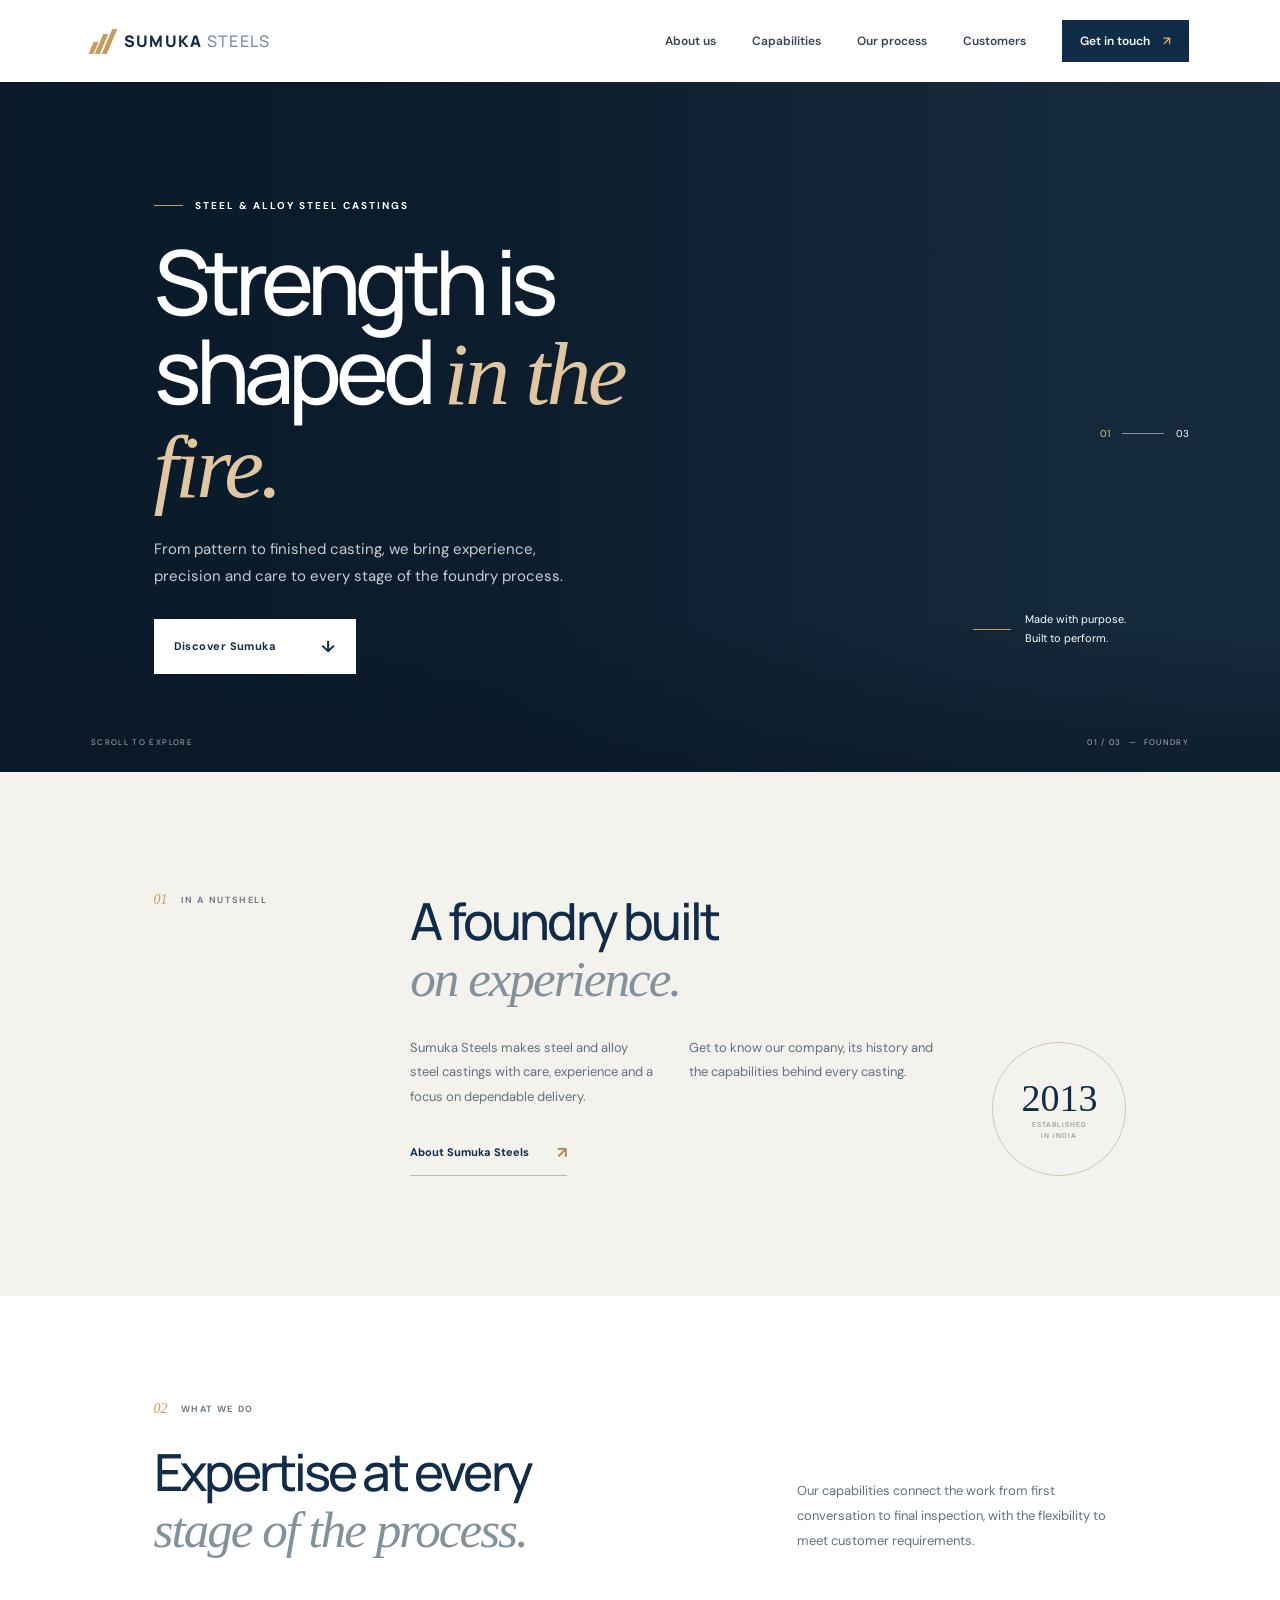
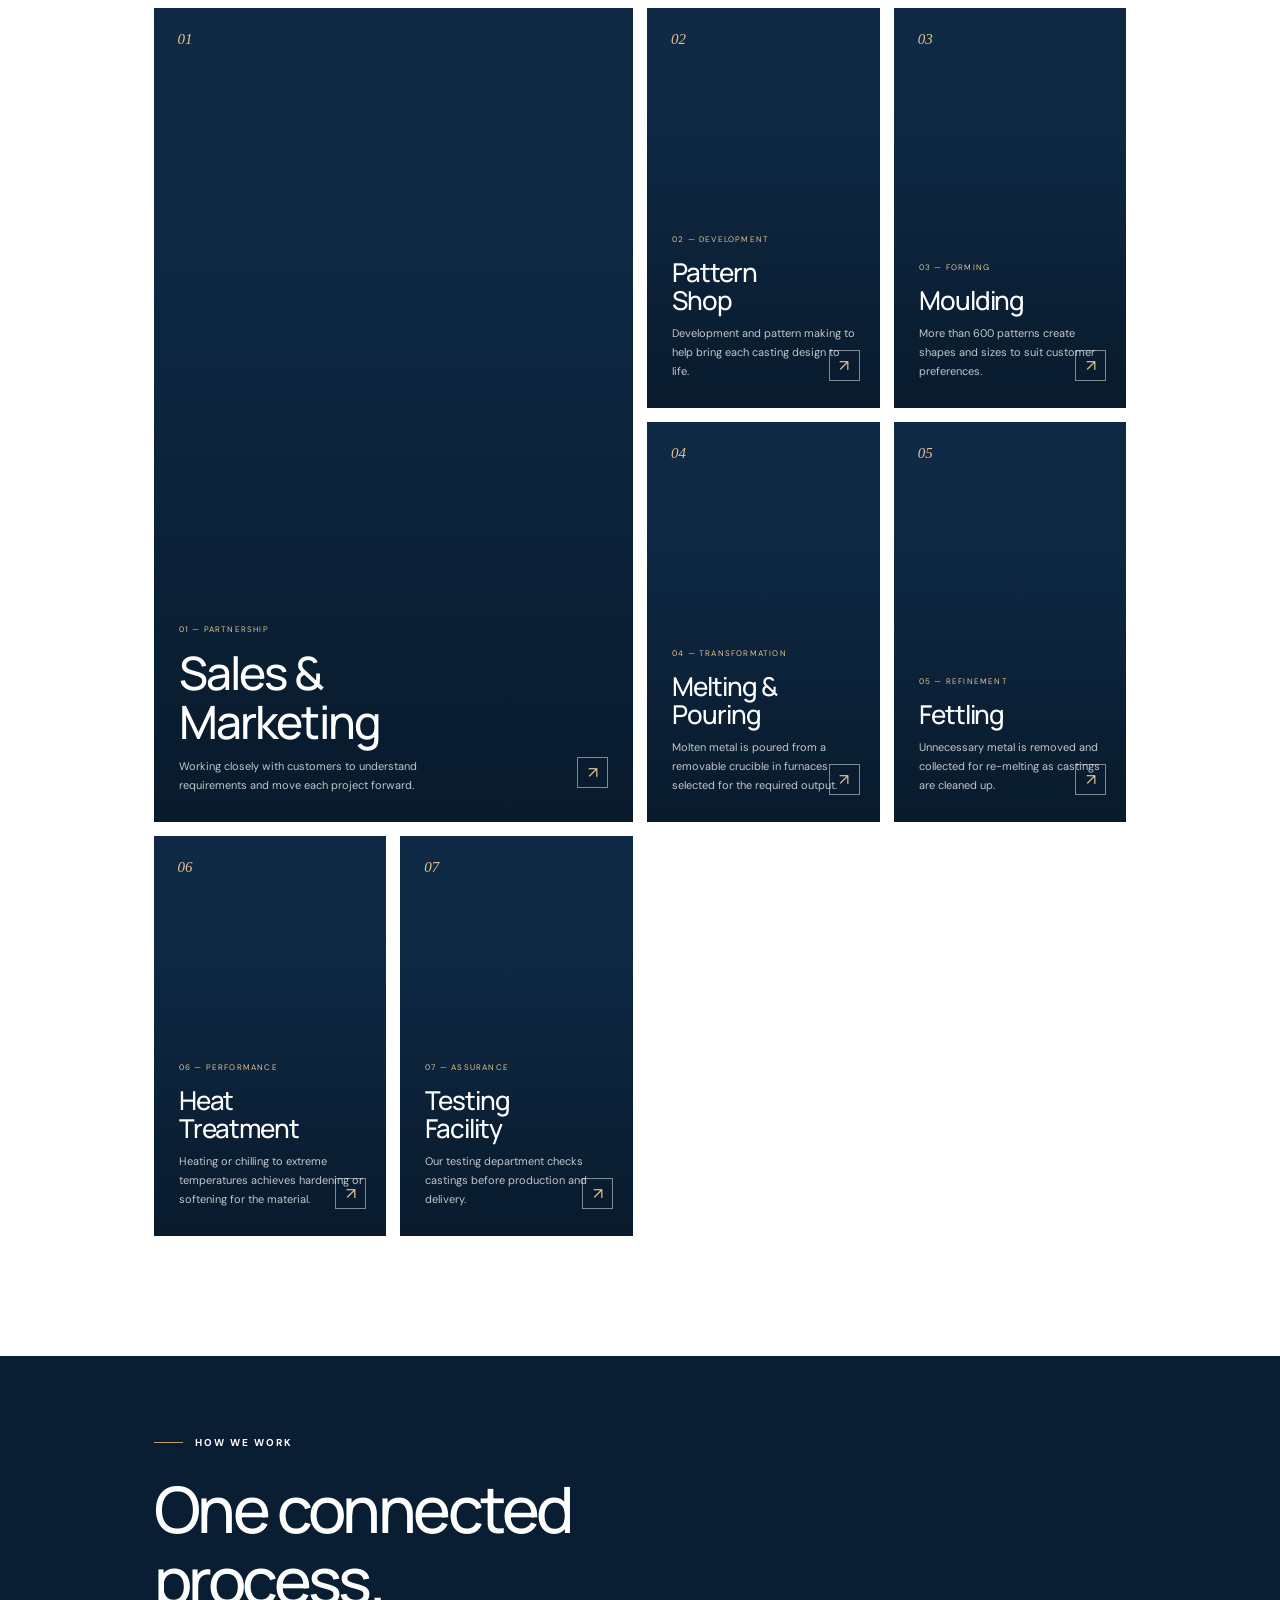
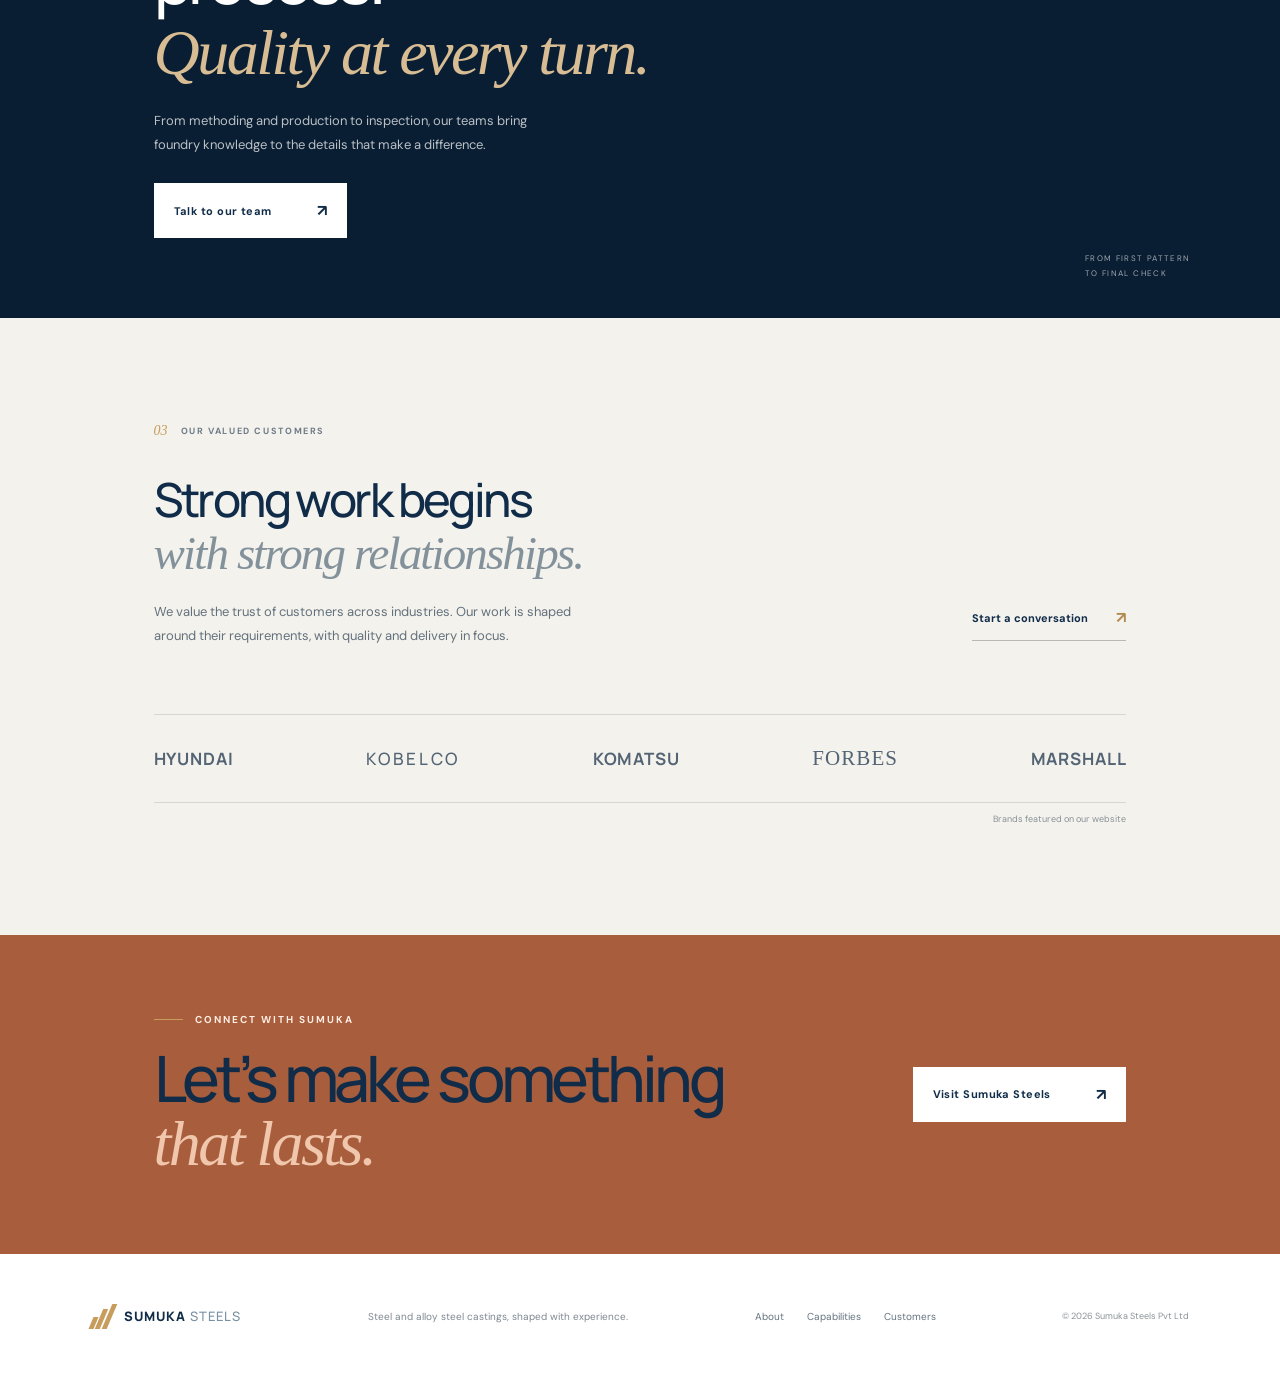
<file: index.html>
<!doctype html>
<html lang="en">
  <head>
    <meta charset="UTF-8" />
    <meta name="viewport" content="width=device-width, initial-scale=1.0" />
    <meta name="theme-color" content="#102c49" />
    <meta name="description" content="Sumuka Steels makes steel and alloy steel castings through a modern foundry built around quality, consistency and dependable delivery." />
    <title>Sumuka Steels | Built for what comes next</title>
    <link rel="icon" type="image/svg+xml" href="favicon.svg" />
    <link rel="preconnect" href="https://fonts.googleapis.com" />
    <link rel="preconnect" href="https://fonts.gstatic.com" crossorigin />
    <link href="https://fonts.googleapis.com/css2?family=DM+Sans:wght@400;500;600;700&family=Manrope:wght@400;500;600;700;800&display=swap" rel="stylesheet" />
    <link rel="stylesheet" href="styles.css" />
  </head>
  <body>
    <header class="site-header">
      <a class="brand" href="index.html" aria-label="Sumuka Steels home">
        <span class="brand-mark" aria-hidden="true"><i></i><i></i><i></i></span>
        <span>SUMUKA <b>STEELS</b></span>
      </a>
      <button class="menu-toggle" aria-label="Open navigation" aria-expanded="false"><span></span><span></span></button>
      <nav class="main-nav" aria-label="Main navigation">
        <a href="about.html">About us</a>
        <a href="#capabilities">Capabilities</a>
        <a href="#process">Our process</a>
        <a href="#customers">Customers</a>
        <a class="nav-contact" href="#contact">Get in touch <span>↗</span></a>
      </nav>
    </header>

    <main id="top">
      <section class="hero">
        <div class="hero-image" role="img" aria-label="Molten steel being poured in a foundry"></div>
        <div class="hero-shade"></div>
        <div class="hero-copy">
          <p class="eyebrow"><span></span> STEEL & ALLOY STEEL CASTINGS</p>
          <h1>Strength is<br />shaped <em>in the fire.</em></h1>
          <p class="hero-intro">From pattern to finished casting, we bring experience, precision and care to every stage of the foundry process.</p>
          <a class="button button-light" href="#about">Discover Sumuka <span>↓</span></a>
        </div>
        <div class="hero-note"><span class="note-line"></span><span>Made with purpose.<br />Built to perform.</span></div>
        <div class="hero-count"><span>01</span><i></i><span>03</span></div>
        <div class="hero-bottom"><span>SCROLL TO EXPLORE</span><span>01 / 03 &nbsp;—&nbsp; FOUNDRY</span></div>
      </section>

      <section class="intro section" id="about">
        <div class="intro-label"><span class="section-index">01</span><span>IN A NUTSHELL</span></div>
        <div class="intro-content">
          <h2>A foundry built<br /><span>on experience.</span></h2>
          <div class="intro-columns">
            <p>Sumuka Steels makes steel and alloy steel castings with care, experience and a focus on dependable delivery.</p>
            <p>Get to know our company, its history and the capabilities behind every casting.</p>
          </div>
          <a class="text-link" href="about.html">About Sumuka Steels <span>↗</span></a>
        </div>
        <div class="intro-stamp"><span>2013</span><small>ESTABLISHED<br />IN INDIA</small></div>
      </section>

      <section class="capabilities section" id="capabilities">
        <div class="section-heading">
          <div><div class="intro-label"><span class="section-index">02</span><span>WHAT WE DO</span></div><h2>Expertise at every<br /><span>stage of the process.</span></h2></div>
          <p>Our capabilities connect the work from first conversation to final inspection, with the flexibility to meet customer requirements.</p>
        </div>
        <div class="capability-grid">
          <article class="cap-card cap-card-main">
            <div class="cap-photo photo-pattern"></div><span class="card-number">01</span><div class="cap-text"><span>01 — PARTNERSHIP</span><h3>Sales &<br />Marketing</h3><p>Working closely with customers to understand requirements and move each project forward.</p></div><a href="#contact" aria-label="Sales and Marketing enquiries">↗</a>
          </article>
          <article class="cap-card">
            <div class="cap-photo photo-mould"></div><span class="card-number">02</span><div class="cap-text"><span>02 — DEVELOPMENT</span><h3>Pattern<br />Shop</h3><p>Development and pattern making to help bring each casting design to life.</p></div><a href="#process" aria-label="Learn about pattern shop">↗</a>
          </article>
          <article class="cap-card">
            <div class="cap-photo photo-pour"></div><span class="card-number">03</span><div class="cap-text"><span>03 — FORMING</span><h3>Moulding</h3><p>More than 600 patterns create shapes and sizes to suit customer preferences.</p></div><a href="#process" aria-label="Learn about moulding">↗</a>
          </article>
          <article class="cap-card">
            <div class="cap-photo photo-furnace"></div><span class="card-number">04</span><div class="cap-text"><span>04 — TRANSFORMATION</span><h3>Melting &<br />Pouring</h3><p>Molten metal is poured from a removable crucible in furnaces selected for the required output.</p></div><a href="#process" aria-label="Learn about melting and pouring">↗</a>
          </article>
          <article class="cap-card">
            <div class="cap-photo photo-fettling"></div><span class="card-number">05</span><div class="cap-text"><span>05 — REFINEMENT</span><h3>Fettling</h3><p>Unnecessary metal is removed and collected for re-melting as castings are cleaned up.</p></div><a href="#process" aria-label="Learn about fettling">↗</a>
          </article>
          <article class="cap-card">
            <div class="cap-photo photo-heat"></div><span class="card-number">06</span><div class="cap-text"><span>06 — PERFORMANCE</span><h3>Heat<br />Treatment</h3><p>Heating or chilling to extreme temperatures achieves hardening or softening for the material.</p></div><a href="#process" aria-label="Learn about heat treatment">↗</a>
          </article>
          <article class="cap-card cap-card-dark" id="process">
            <div class="cap-photo photo-testing"></div><span class="card-number">07</span><div class="cap-text"><span>07 — ASSURANCE</span><h3>Testing<br />Facility</h3><p>Our testing department checks castings before production and delivery.</p></div><a href="#customers" aria-label="Learn about testing">↗</a>
          </article>
        </div>
      </section>

      <section class="statement">
        <div class="statement-bg"></div><div class="statement-content"><p class="eyebrow"><span></span> HOW WE WORK</p><h2>One connected process.<br /><em>Quality at every turn.</em></h2><p>From methoding and production to inspection, our teams bring foundry knowledge to the details that make a difference.</p><a class="button button-light" href="#contact">Talk to our team <span>↗</span></a></div>
        <div class="statement-side">FROM FIRST PATTERN<br />TO FINAL CHECK</div>
      </section>

      <section class="customers section" id="customers">
        <div class="intro-label"><span class="section-index">03</span><span>OUR VALUED CUSTOMERS</span></div>
        <div class="customer-main"><div><h2>Strong work begins<br /><span>with strong relationships.</span></h2><p>We value the trust of customers across industries. Our work is shaped around their requirements, with quality and delivery in focus.</p></div><a class="text-link" href="#contact">Start a conversation <span>↗</span></a></div>
        <div class="customer-list" aria-label="Brands featured on the Sumuka Steels website"><span>HYUNDAI</span><span>KOBELCO</span><span>KOMATSU</span><span>FORBES</span><span>MARSHALL</span></div>
        <p class="customer-caption">Brands featured on our website</p>
      </section>

      <section class="contact" id="contact">
        <div><p class="eyebrow"><span></span> CONNECT WITH SUMUKA</p><h2>Let’s make something<br /><em>that lasts.</em></h2></div><a class="button button-light" href="https://maps.app.goo.gl/MV6CLWm2TMTx9S7c9" target="_blank" rel="noopener">Visit Sumuka Steels <span>↗</span></a>
      </section>
    </main>

    <footer class="site-footer"><a class="brand brand-footer" href="index.html"><span class="brand-mark" aria-hidden="true"><i></i><i></i><i></i></span><span>SUMUKA <b>STEELS</b></span></a><p>Steel and alloy steel castings, shaped with experience.</p><div><a href="about.html">About</a><a href="#capabilities">Capabilities</a><a href="#customers">Customers</a></div><small>© 2026 Sumuka Steels Pvt Ltd</small></footer>
    <script src="script.js"></script>
  </body>
</html>
</file>
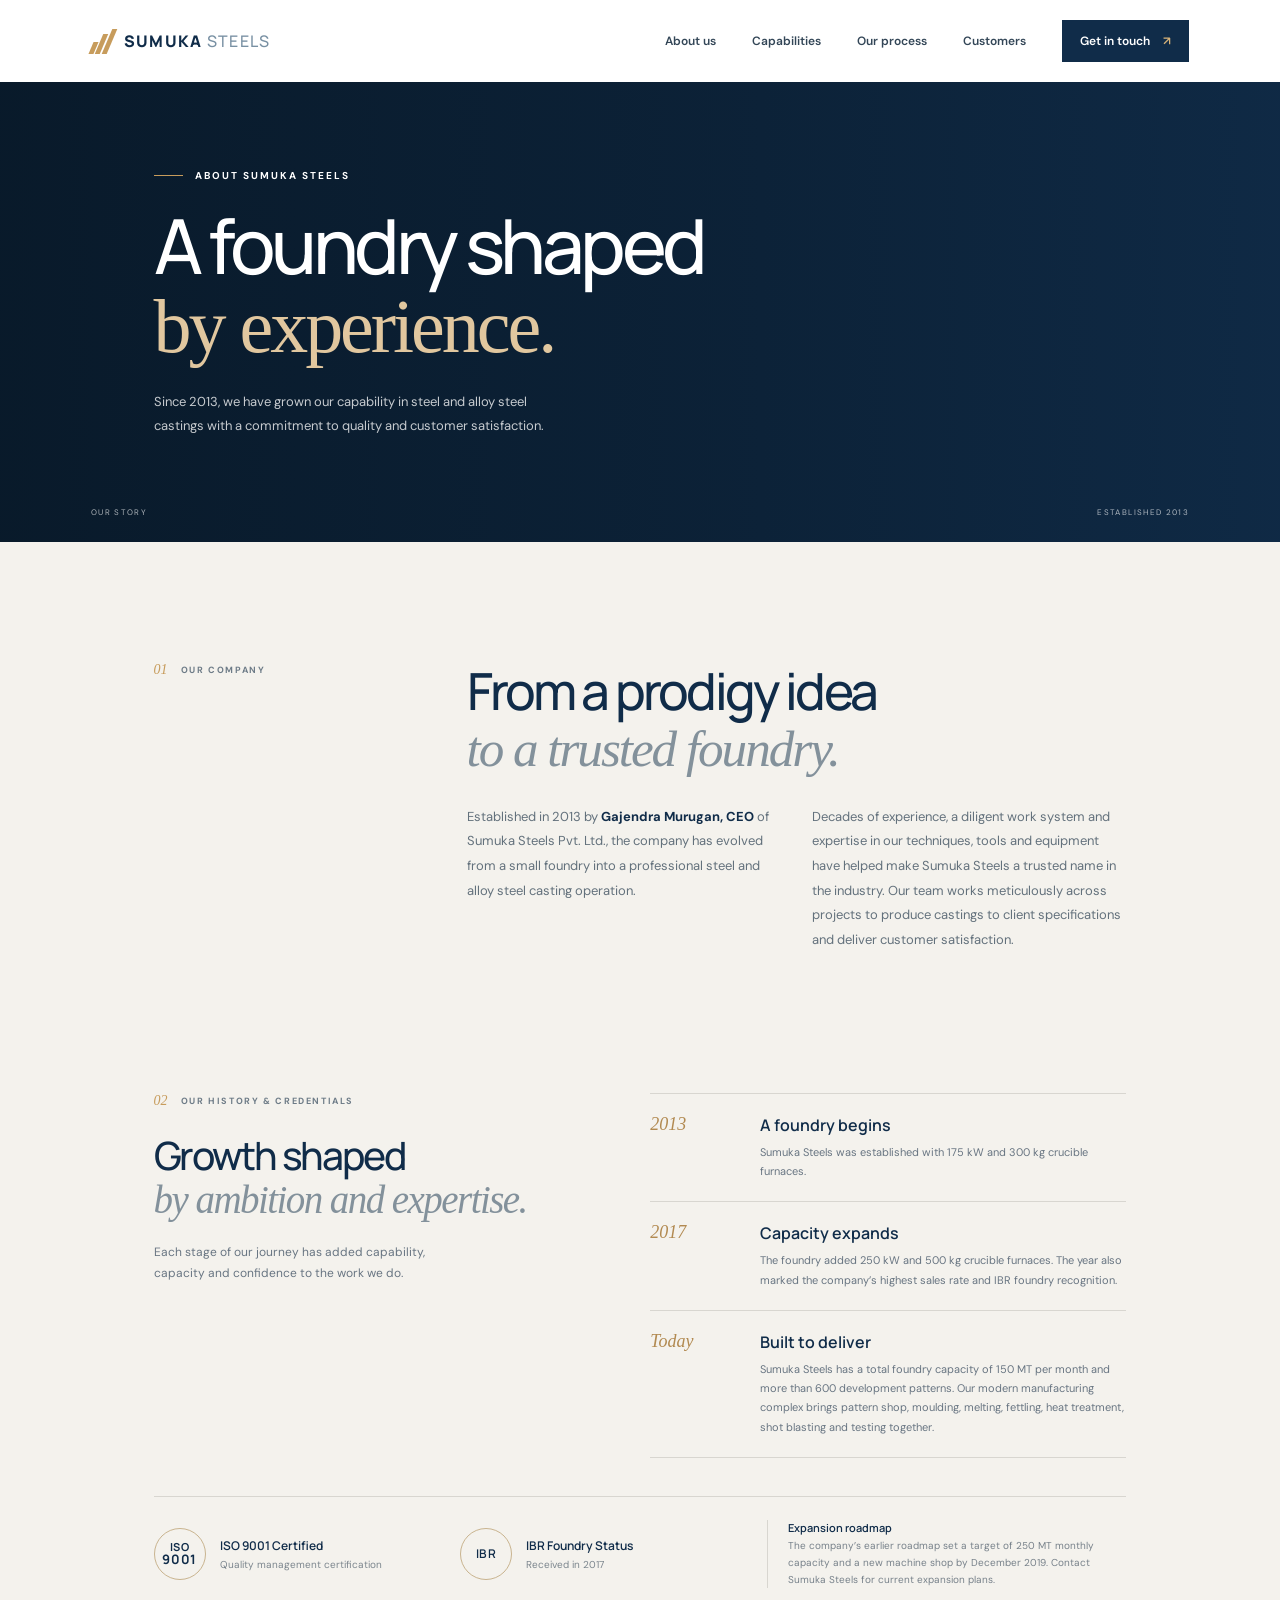
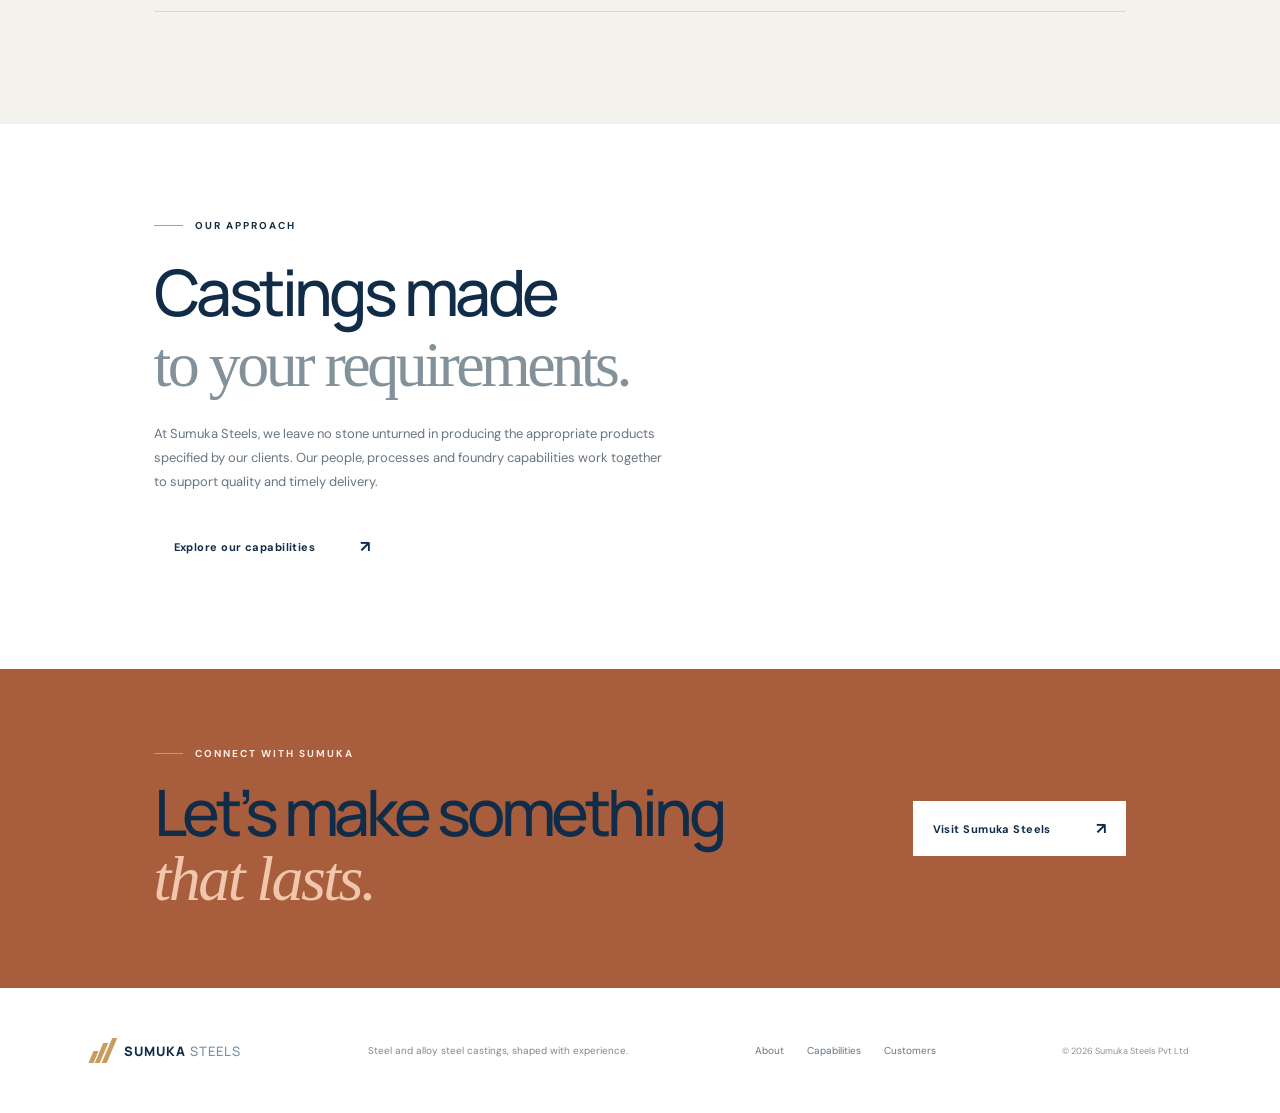
<file: about.html>
<!doctype html>
<html lang="en">
  <head>
    <meta charset="UTF-8" />
    <meta name="viewport" content="width=device-width, initial-scale=1.0" />
    <meta name="theme-color" content="#102c49" />
    <meta name="description" content="Learn about Sumuka Steels: our foundry history, leadership, certifications and casting capacity." />
    <title>About Sumuka Steels | Our History & Capabilities</title>
    <link rel="icon" type="image/svg+xml" href="favicon.svg" />
    <link rel="preconnect" href="https://fonts.googleapis.com" />
    <link rel="preconnect" href="https://fonts.gstatic.com" crossorigin />
    <link href="https://fonts.googleapis.com/css2?family=DM+Sans:wght@400;500;600;700&family=Manrope:wght@400;500;600;700;800&display=swap" rel="stylesheet" />
    <link rel="stylesheet" href="styles.css" />
  </head>
  <body>
    <header class="site-header">
      <a class="brand" href="index.html" aria-label="Sumuka Steels home"><span class="brand-mark" aria-hidden="true"><i></i><i></i><i></i></span><span>SUMUKA <b>STEELS</b></span></a>
      <button class="menu-toggle" aria-label="Open navigation" aria-expanded="false"><span></span><span></span></button>
      <nav class="main-nav" aria-label="Main navigation">
        <a href="about.html" aria-current="page">About us</a><a href="index.html#capabilities">Capabilities</a><a href="index.html#process">Our process</a><a href="index.html#customers">Customers</a><a class="nav-contact" href="index.html#contact">Get in touch <span>↗</span></a>
      </nav>
    </header>
    <main>
      <section class="about-hero">
        <div class="about-hero-image"></div><div class="about-hero-shade"></div>
        <div class="about-hero-copy"><p class="eyebrow"><span></span> ABOUT SUMUKA STEELS</p><h1>A foundry shaped<br /><em>by experience.</em></h1><p>Since 2013, we have grown our capability in steel and alloy steel castings with a commitment to quality and customer satisfaction.</p></div>
        <div class="hero-bottom"><span>OUR STORY</span><span>ESTABLISHED 2013</span></div>
      </section>
      <section class="about-story section" id="company">
        <div class="intro-label"><span class="section-index">01</span><span>OUR COMPANY</span></div>
        <div class="about-story-content"><h2>From a prodigy idea<br /><span>to a trusted foundry.</span></h2><div class="intro-columns"><p>Established in 2013 by <strong>Gajendra Murugan, CEO</strong> of Sumuka Steels Pvt. Ltd., the company has evolved from a small foundry into a professional steel and alloy steel casting operation.</p><p>Decades of experience, a diligent work system and expertise in our techniques, tools and equipment have helped make Sumuka Steels a trusted name in the industry. Our team works meticulously across projects to produce castings to client specifications and deliver customer satisfaction.</p></div></div>
      </section>
      <section class="history section" id="history">
        <div class="history-heading"><div class="intro-label"><span class="section-index">02</span><span>OUR HISTORY & CREDENTIALS</span></div><h2>Growth shaped<br /><span>by ambition and expertise.</span></h2><p>Each stage of our journey has added capability, capacity and confidence to the work we do.</p></div>
        <div class="history-timeline">
          <article class="history-event"><span class="history-year">2013</span><div><h3>A foundry begins</h3><p>Sumuka Steels was established with 175 kW and 300 kg crucible furnaces.</p></div></article>
          <article class="history-event"><span class="history-year">2017</span><div><h3>Capacity expands</h3><p>The foundry added 250 kW and 500 kg crucible furnaces. The year also marked the company’s highest sales rate and IBR foundry recognition.</p></div></article>
          <article class="history-event"><span class="history-year">Today</span><div><h3>Built to deliver</h3><p>Sumuka Steels has a total foundry capacity of 150 MT per month and more than 600 development patterns. Our modern manufacturing complex brings pattern shop, moulding, melting, fettling, heat treatment, shot blasting and testing together.</p></div></article>
        </div>
        <div class="credentials">
          <div class="credential-mark"><span class="credential-seal">ISO<br /><b>9001</b></span><div><strong>ISO 9001 Certified</strong><small>Quality management certification</small></div></div>
          <div class="credential-mark"><span class="credential-seal seal-ibr">IBR</span><div><strong>IBR Foundry Status</strong><small>Received in 2017</small></div></div>
          <p class="roadmap-note"><b>Expansion roadmap</b><br />The company’s earlier roadmap set a target of 250 MT monthly capacity and a new machine shop by December 2019. Contact Sumuka Steels for current expansion plans.</p>
        </div>
      </section>
      <section class="about-values"><div class="about-values-inner"><p class="eyebrow"><span></span> OUR APPROACH</p><h2>Castings made<br /><em>to your requirements.</em></h2><p>At Sumuka Steels, we leave no stone unturned in producing the appropriate products specified by our clients. Our people, processes and foundry capabilities work together to support quality and timely delivery.</p><a class="button button-light" href="index.html#capabilities">Explore our capabilities <span>↗</span></a></div></section>
      <section class="contact"><div><p class="eyebrow"><span></span> CONNECT WITH SUMUKA</p><h2>Let’s make something<br /><em>that lasts.</em></h2></div><a class="button button-light" href="https://maps.app.goo.gl/MV6CLWm2TMTx9S7c9" target="_blank" rel="noopener">Visit Sumuka Steels <span>↗</span></a></section>
    </main>
    <footer class="site-footer"><a class="brand brand-footer" href="index.html"><span class="brand-mark" aria-hidden="true"><i></i><i></i><i></i></span><span>SUMUKA <b>STEELS</b></span></a><p>Steel and alloy steel castings, shaped with experience.</p><div><a href="about.html">About</a><a href="index.html#capabilities">Capabilities</a><a href="index.html#customers">Customers</a></div><small>© 2026 Sumuka Steels Pvt Ltd</small></footer>
    <script src="script.js"></script>
  </body>
</html>
</file>
<file: styles.css>
:root{--navy:#102c49;--navy-deep:#091e32;--ink:#172e42;--muted:#687582;--paper:#f4f2ed;--gold:#c79c5c;--line:#d8d6d0;--serif:Georgia,'Times New Roman',serif;--sans:'DM Sans',Arial,sans-serif;--display:'Manrope',Arial,sans-serif}*{box-sizing:border-box}html{scroll-behavior:smooth}body{margin:0;background:var(--paper);color:var(--ink);font-family:var(--sans);-webkit-font-smoothing:antialiased}a{color:inherit;text-decoration:none}.site-header{height:82px;background:#fff;display:flex;align-items:center;justify-content:space-between;padding:0 7.1%;position:relative;z-index:5}.brand{display:flex;align-items:center;gap:12px;font:800 16px var(--display);letter-spacing:.08em;color:var(--navy)}.brand b{font-weight:500;color:#7890a3}.brand-mark{display:flex;align-items:end;gap:3px;height:25px}.brand-mark i{display:block;width:5px;background:var(--gold);transform:skew(-23deg)}.brand-mark i:nth-child(1){height:12px}.brand-mark i:nth-child(2){height:20px}.brand-mark i:nth-child(3){height:25px}.main-nav{height:100%;display:flex;align-items:center;gap:36px;font-size:12px;font-weight:600;color:#334657}.main-nav>a:not(.nav-contact){position:relative}.main-nav>a:not(.nav-contact):after{content:"";position:absolute;left:0;bottom:-8px;width:0;height:1px;background:var(--gold);transition:width .2s}.main-nav>a:hover:after{width:100%}.nav-contact{background:var(--navy);color:white;padding:13px 18px}.nav-contact span{color:#d5b178;margin-left:10px}.menu-toggle{display:none}.hero{height:min(690px,calc(100vh - 82px));min-height:570px;position:relative;overflow:hidden;background:#172d40;color:white}.hero-image,.hero-shade{position:absolute;inset:0}.hero-image{background:url('https://images.unsplash.com/photo-1567789884554-0b844b597180?auto=format&fit=crop&w=2200&q=85') center 53%/cover;transform:scale(1.01)}.hero-shade{background:linear-gradient(90deg,rgba(8,24,39,.92) 0%,rgba(8,24,39,.76) 39%,rgba(8,24,39,.24) 78%,rgba(8,24,39,.1)),linear-gradient(0deg,rgba(6,17,29,.5),transparent 22%)}.hero-copy{position:absolute;top:17%;left:12%;max-width:610px}.eyebrow{font-size:10px;letter-spacing:.2em;font-weight:700;display:flex;align-items:center;gap:12px;margin:0 0 25px;color:inherit}.eyebrow>span{width:29px;height:1px;background:var(--gold);display:inline-block}.hero h1,.contact h2{font:500 clamp(54px,7vw,92px)/.99 var(--display);letter-spacing:-.065em;margin:0 0 25px}.hero h1 em,.statement h2 em,.contact h2 em{font-family:var(--serif);font-weight:400;letter-spacing:-.04em;color:#e1c79f}.hero-intro{font-size:15px;line-height:1.75;color:rgba(255,255,255,.78);max-width:420px;margin:0 0 30px}.button{display:inline-flex;align-items:center;gap:45px;padding:17px 20px;font-size:11px;letter-spacing:.04em;font-weight:700}.button span{font-size:16px}.button-light{background:white;color:var(--navy)}.hero-note{position:absolute;right:12%;bottom:18%;display:flex;gap:14px;align-items:center;font-size:11px;line-height:1.7;color:#fff}.note-line{height:1px;width:38px;background:var(--gold)}.hero-count{position:absolute;right:7.1%;top:50%;display:flex;align-items:center;gap:12px;font-size:10px}.hero-count i{height:1px;width:42px;background:#ffffff80}.hero-count span:first-child{color:#dfc291}.hero-bottom{position:absolute;bottom:25px;left:7.1%;right:7.1%;display:flex;justify-content:space-between;font-size:8px;letter-spacing:.17em;color:#ffffffa8}.section{padding:120px 12%}.intro{display:grid;grid-template-columns:1fr 2.4fr .7fr;gap:38px;align-items:start;position:relative}.intro-label{display:flex;align-items:center;gap:13px;font-size:9px;font-weight:700;letter-spacing:.18em;color:#6d7b87}.section-index{font:italic 14px var(--serif);letter-spacing:0;color:var(--gold)}h2{font:500 clamp(36px,4vw,52px)/1.1 var(--display);letter-spacing:-.055em;color:var(--navy);margin:0}.intro-content h2 span,.section-heading h2 span,.customer-main h2 span{font-family:var(--serif);font-weight:400;color:#83919b;font-style:italic;letter-spacing:-.04em}.intro-columns{display:grid;grid-template-columns:1fr 1fr;gap:32px;margin:28px 0 20px}.intro-columns p,.section-heading>p,.customer-main>div>p{font-size:13px;line-height:1.9;color:#63717c;margin:0}.text-link{font-size:11px;font-weight:700;color:var(--navy);display:inline-flex;gap:28px;align-items:center;padding:12px 0;border-bottom:1px solid #b9b8b2}.text-link span{color:#b28a51;font-size:16px}.intro-stamp{align-self:end;justify-self:end;border:1px solid #d3c5ae;border-radius:50%;width:134px;height:134px;display:flex;flex-direction:column;align-items:center;justify-content:center;color:var(--navy);margin-top:60px}.intro-stamp span{font:400 38px var(--serif)}.intro-stamp small{font-size:7px;line-height:1.5;letter-spacing:.14em;text-align:center;color:#77818b}.capabilities{background:#fff;padding-top:105px;padding-bottom:120px}.section-heading{display:flex;justify-content:space-between;align-items:end;margin-bottom:50px}.section-heading h2{margin-top:26px}.section-heading>p{max-width:310px;margin:0 2% 5px 30px}.capability-grid{display:grid;grid-template-columns:repeat(4,1fr);gap:14px}.cap-card{min-height:400px;position:relative;overflow:hidden;background:var(--navy);color:white}.cap-card-main{grid-column:span 2;grid-row:span 2;min-height:814px}.cap-photo{position:absolute;inset:0;background-size:cover;background-position:center;transition:transform .5s}.cap-card:hover .cap-photo{transform:scale(1.04)}.cap-photo:after{content:"";position:absolute;inset:0;background:linear-gradient(0deg,rgba(8,25,42,.94),rgba(8,25,42,.12) 75%)}.photo-pattern{background-image:url('https://images.unsplash.com/photo-1530124566582-a618bc2615dc?auto=format&fit=crop&w=1200&q=80')}.photo-mould{background-image:url('https://images.unsplash.com/photo-1567789884554-0b844b597180?auto=format&fit=crop&w=900&q=80')}.photo-pour{background-image:url('https://images.unsplash.com/photo-1516937941344-00b4e0337589?auto=format&fit=crop&w=900&q=80')}.photo-furnace{background-image:url('https://images.unsplash.com/photo-1581092160562-40aa08e78837?auto=format&fit=crop&w=900&q=80')}.photo-fettling{background-image:url('https://images.unsplash.com/photo-1565043589221-1a6fd9ae45c7?auto=format&fit=crop&w=900&q=80')}.photo-heat{background-image:url('https://images.unsplash.com/photo-1530124566582-a618bc2615dc?auto=format&fit=crop&w=900&q=80')}.photo-testing{background-image:url('https://images.unsplash.com/photo-1581092335397-9fa3411d5aaa?auto=format&fit=crop&w=900&q=80')}.card-number{position:absolute;top:23px;left:24px;font:italic 15px var(--serif);color:#e2c290;z-index:1}.cap-text{position:absolute;z-index:1;left:25px;right:20px;bottom:28px}.cap-text>span{font-size:8px;letter-spacing:.15em;color:#e3c38f}.cap-text h3{font:500 26px/1.06 var(--display);letter-spacing:-.04em;margin:12px 0 10px}.cap-card-main .cap-text h3{font-size:46px}.cap-text p{font-size:11px;line-height:1.7;color:#ffffffbf;max-width:280px;margin:0}.cap-card>a{position:absolute;right:20px;bottom:27px;width:31px;height:31px;border:1px solid #ffffff7a;display:grid;place-items:center;z-index:1;color:#e2c290}.cap-card-main>a{right:25px;bottom:34px}.statement{background:var(--navy-deep);min-height:530px;color:white;position:relative;display:flex;align-items:center;padding:80px 12%;overflow:hidden}.statement-bg{position:absolute;right:0;top:0;bottom:0;width:55%;background:linear-gradient(90deg,var(--navy-deep),rgba(9,30,50,.35)),url('https://images.unsplash.com/photo-1504917595217-d4dc5ebe6122?auto=format&fit=crop&w=1400&q=80') center/cover;opacity:.62}.statement-content{position:relative;z-index:1;max-width:620px}.statement h2{font-size:clamp(42px,5vw,65px);color:white;margin-bottom:21px}.statement h2 em{color:#d8bd94}.statement-content>p:not(.eyebrow){font-size:13px;line-height:1.8;color:#ffffffb8;max-width:400px;margin:0 0 27px}.statement-side{position:absolute;right:7%;bottom:38px;font-size:8px;letter-spacing:.17em;line-height:1.8;color:#ffffff9c}.customers{padding-top:105px;padding-bottom:100px}.customer-main{display:flex;justify-content:space-between;align-items:end;margin-top:35px}.customer-main h2{font-size:47px}.customer-main>div>p{max-width:440px;margin-top:20px}.customer-main>.text-link{margin:0 0 8px 35px;white-space:nowrap}.customer-list{margin-top:65px;border-top:1px solid var(--line);border-bottom:1px solid var(--line);padding:31px 0;display:flex;justify-content:space-between;align-items:center;gap:20px;color:#536474}.customer-list span{font:700 17px var(--display);letter-spacing:.05em}.customer-list span:nth-child(2){font-weight:500;letter-spacing:.16em}.customer-list span:nth-child(4){font-family:var(--serif);font-weight:400;font-size:21px}.customer-caption{font-size:9px;color:#879097;text-align:right;margin:10px 0}.contact{background:#a85e3c;color:white;padding:78px 12%;display:flex;align-items:center;justify-content:space-between}.contact .eyebrow{color:#ffede4;margin-bottom:20px}.contact h2{font-size:clamp(43px,5vw,68px);margin:0}.contact h2 em{color:#f0c6ad}.contact .button{flex-shrink:0}.site-footer{min-height:125px;background:#fff;padding:30px 7.1%;display:flex;align-items:center;justify-content:space-between;gap:24px}.brand-footer{font-size:13px}.site-footer>p{font-size:10px;color:#7d8790}.site-footer>div{display:flex;gap:23px;font-size:10px;color:#647481}.site-footer>small{font-size:9px;color:#8b9297}
@media(max-width:900px){.site-header{padding:0 5%;height:74px}.main-nav{gap:20px}.section{padding-left:7%;padding-right:7%}.hero-copy{left:8%}.hero-bottom{left:5%;right:5%}.capability-grid{grid-template-columns:repeat(2,1fr)}.cap-card-main{grid-column:span 2;min-height:520px;grid-row:auto}.intro{grid-template-columns:.8fr 2.3fr}.intro-stamp{display:none}.contact{padding-left:7%;padding-right:7%}.site-footer{padding-left:5%;padding-right:5%;flex-wrap:wrap}}
@media(max-width:650px){.site-header{height:68px}.brand{font-size:14px}.menu-toggle{display:flex;flex-direction:column;gap:6px;border:0;background:none;padding:12px;z-index:8}.menu-toggle span{width:24px;height:1px;background:var(--navy)}.main-nav{position:absolute;top:68px;left:0;right:0;height:auto;background:#fff;display:none;align-items:stretch;flex-direction:column;gap:0;padding:8px 7% 22px;box-shadow:0 14px 20px #102c4915}.main-nav.open{display:flex}.main-nav>a:not(.nav-contact){padding:14px 0;border-bottom:1px solid #e8e6e2}.main-nav>a:not(.nav-contact):after{display:none}.nav-contact{margin-top:15px;text-align:center}.hero{height:690px;min-height:0;max-height:calc(100svh - 68px)}.hero-image{background-position:58% center}.hero-shade{background:linear-gradient(90deg,rgba(8,24,39,.88),rgba(8,24,39,.38)),linear-gradient(0deg,rgba(6,17,29,.65),transparent 35%)}.hero-copy{left:7%;right:7%;top:21%}.hero h1{font-size:61px}.hero-intro{font-size:14px;max-width:350px}.hero-note{right:8%;bottom:14%}.hero-count{right:7%;top:auto;bottom:47px}.hero-bottom{bottom:20px;font-size:7px}.section{padding:76px 7%}.intro{display:block}.intro-label{margin-bottom:27px}.intro-content h2{font-size:39px}.intro-columns{grid-template-columns:1fr;gap:15px;margin:22px 0}.section-heading{display:block;margin-bottom:32px}.section-heading h2{font-size:39px}.section-heading>p{margin:20px 0 0;max-width:420px}.capability-grid{gap:9px}.cap-card{min-height:350px}.cap-card-main{min-height:440px}.cap-card-main .cap-text h3{font-size:38px}.cap-text{left:17px;right:15px;bottom:20px}.cap-text h3{font-size:21px}.cap-text p{font-size:10px}.cap-card>a{right:13px;bottom:19px;width:27px;height:27px}.card-number{top:15px;left:16px}.statement{min-height:500px;padding:72px 7%}.statement-bg{width:100%;opacity:.38}.statement h2{font-size:44px}.statement-side{right:7%;bottom:20px}.customer-main{display:block;margin-top:0}.customer-main h2{font-size:39px}.customer-main>.text-link{margin:22px 0 0}.customer-list{margin-top:43px;flex-wrap:wrap;justify-content:flex-start;gap:18px 26px;padding:23px 0}.customer-list span{font-size:14px}.customer-list span:nth-child(4){font-size:18px}.contact{padding:58px 7%;display:block}.contact h2{font-size:48px}.contact .button{margin-top:27px}.site-footer{padding:29px 7%;align-items:flex-start;flex-direction:column;gap:16px}.site-footer>p{margin:0}.site-footer>div{gap:18px}.site-footer>small{margin-top:5px}}

.history{padding-top:0;padding-bottom:112px;display:grid;grid-template-columns:.9fr 1.1fr;column-gap:11%;row-gap:38px}.history-heading h2{font-size:39px;margin-top:25px}.history-heading h2 span{font-family:var(--serif);font-weight:400;color:#83919b;font-style:italic;letter-spacing:-.04em}.history-heading>p{font-size:12px;line-height:1.8;color:#687582;max-width:310px;margin-top:20px}.history-timeline{border-top:1px solid var(--line)}.history-event{display:grid;grid-template-columns:95px 1fr;gap:15px;padding:20px 0;border-bottom:1px solid var(--line)}.history-year{font:italic 18px var(--serif);color:#b28a51}.history-event h3{font:600 16px var(--display);color:var(--navy);margin:0 0 7px}.history-event p{font-size:11px;line-height:1.75;color:#687582;margin:0;max-width:420px}.credentials{grid-column:1/-1;border-top:1px solid var(--line);border-bottom:1px solid var(--line);display:grid;grid-template-columns:1fr 1fr 1.3fr;align-items:center;gap:30px;padding:23px 0}.credential-mark{display:flex;align-items:center;gap:14px}.credential-seal{width:52px;height:52px;border:1px solid #c9b48f;border-radius:50%;display:grid;place-content:center;text-align:center;font:700 11px/1.05 var(--display);color:var(--navy);letter-spacing:.05em}.credential-seal b{font-size:13px}.seal-ibr{font:600 12px var(--display);letter-spacing:.04em}.credential-mark strong,.credential-mark small{display:block}.credential-mark strong{font:600 12px var(--display);color:var(--navy);margin-bottom:4px}.credential-mark small{font-size:10px;color:#7b858d}.roadmap-note{margin:0;padding-left:20px;border-left:1px solid var(--line);font-size:10px;line-height:1.7;color:#77818a}.roadmap-note b{color:var(--navy);font:600 11px var(--display)}
@media(max-width:900px){.history{column-gap:6%}.credentials{gap:15px;grid-template-columns:1fr 1fr}.roadmap-note{grid-column:1/-1}}
@media(max-width:650px){.history{display:block;padding-top:0;padding-bottom:75px}.history-heading h2{font-size:35px}.history-timeline{margin-top:30px}.history-event{grid-template-columns:66px 1fr;gap:10px}.credentials{margin-top:30px;display:flex;align-items:flex-start;flex-direction:column;gap:20px}.roadmap-note{padding:15px 0 0;border-left:0;border-top:1px solid var(--line)}}
.about-hero{height:460px;position:relative;background:#102c49;color:white;overflow:hidden}.about-hero-image,.about-hero-shade{position:absolute;inset:0}.about-hero-image{background:url('https://images.unsplash.com/photo-1567789884554-0b844b597180?auto=format&fit=crop&w=2000&q=85') center 55%/cover}.about-hero-shade{background:linear-gradient(90deg,rgba(8,24,39,.9),rgba(8,24,39,.54) 55%,rgba(8,24,39,.12))}.about-hero-copy{position:absolute;left:12%;top:19%;max-width:600px}.about-hero-copy h1{font:500 clamp(48px,6vw,76px)/1 var(--display);letter-spacing:-.06em;margin:0 0 20px}.about-hero-copy h1 em{font:400 1em var(--serif);letter-spacing:-.04em;color:#e1c79f}.about-hero-copy>p:last-child{font-size:13px;line-height:1.8;color:#ffffffc4;max-width:420px}.about-hero .hero-bottom{z-index:2}.about-story{display:grid;grid-template-columns:1fr 2.4fr;gap:38px;align-items:start}.about-story .intro-label{margin:0}.about-story-content h2{font-size:clamp(36px,4vw,52px);color:var(--navy);line-height:1.1;letter-spacing:-.055em;margin:0}.about-story-content h2 span{font-family:var(--serif);font-weight:400;color:#83919b;font-style:italic;letter-spacing:-.04em}.about-story-content .intro-columns{margin-top:27px}.about-story-content strong{color:var(--navy)}.about-values{background:#fff;padding:95px 12%}.about-values-inner{max-width:650px}.about-values h2{font-size:clamp(43px,5vw,65px);margin:0 0 20px}.about-values h2 em{font:400 1em var(--serif);color:#83919b}.about-values-inner>p:not(.eyebrow){font-size:13px;line-height:1.85;color:#687582;max-width:510px;margin:0 0 25px}
@media(max-width:900px){.about-hero-copy{left:8%}.about-story{grid-template-columns:.8fr 2.3fr;gap:25px}.about-values{padding:75px 7%}}
@media(max-width:650px){.about-hero{height:430px}.about-hero-copy{left:7%;right:7%;top:20%}.about-hero-copy h1{font-size:54px}.about-story{display:block;padding-top:65px;padding-bottom:65px}.about-story .intro-label{margin-bottom:25px}.about-story-content h2{font-size:38px}.about-story-content .intro-columns{grid-template-columns:1fr;gap:15px}.about-values{padding:65px 7%}.about-values h2{font-size:45px}}
</file>
